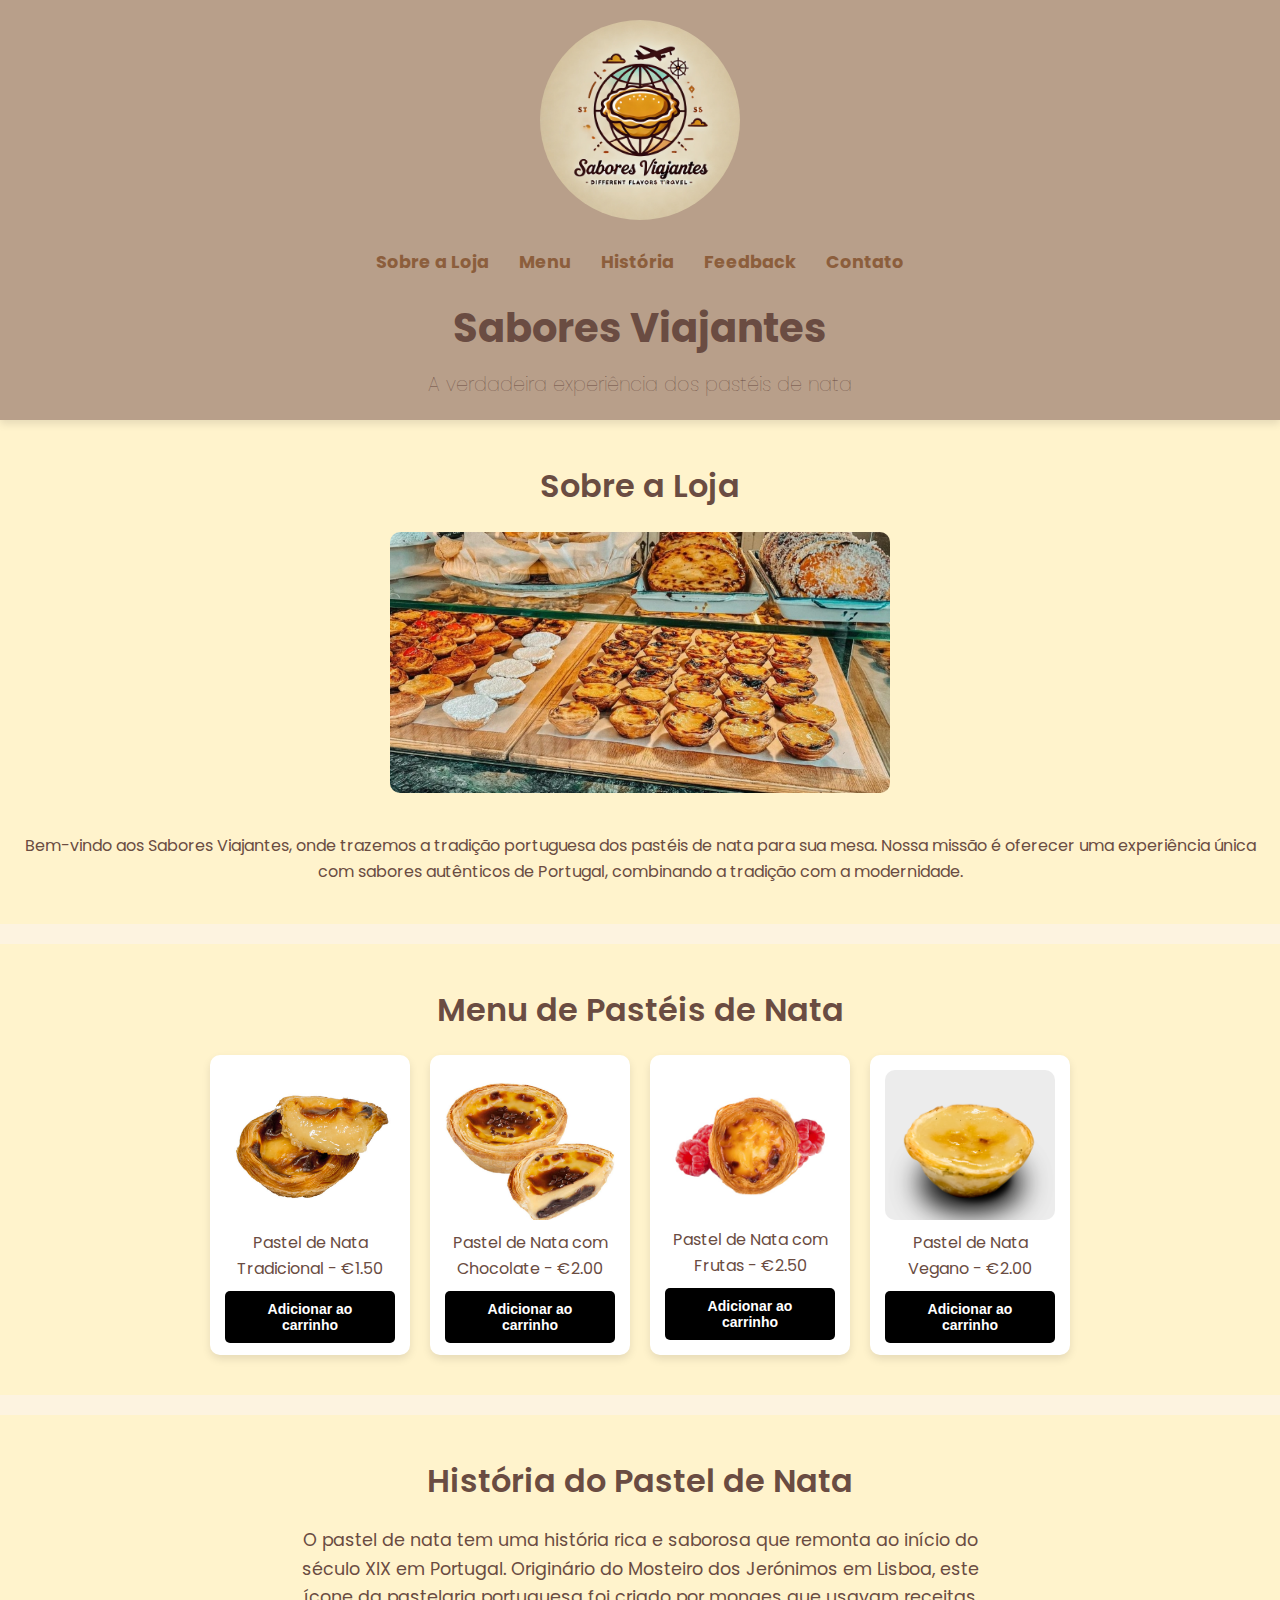
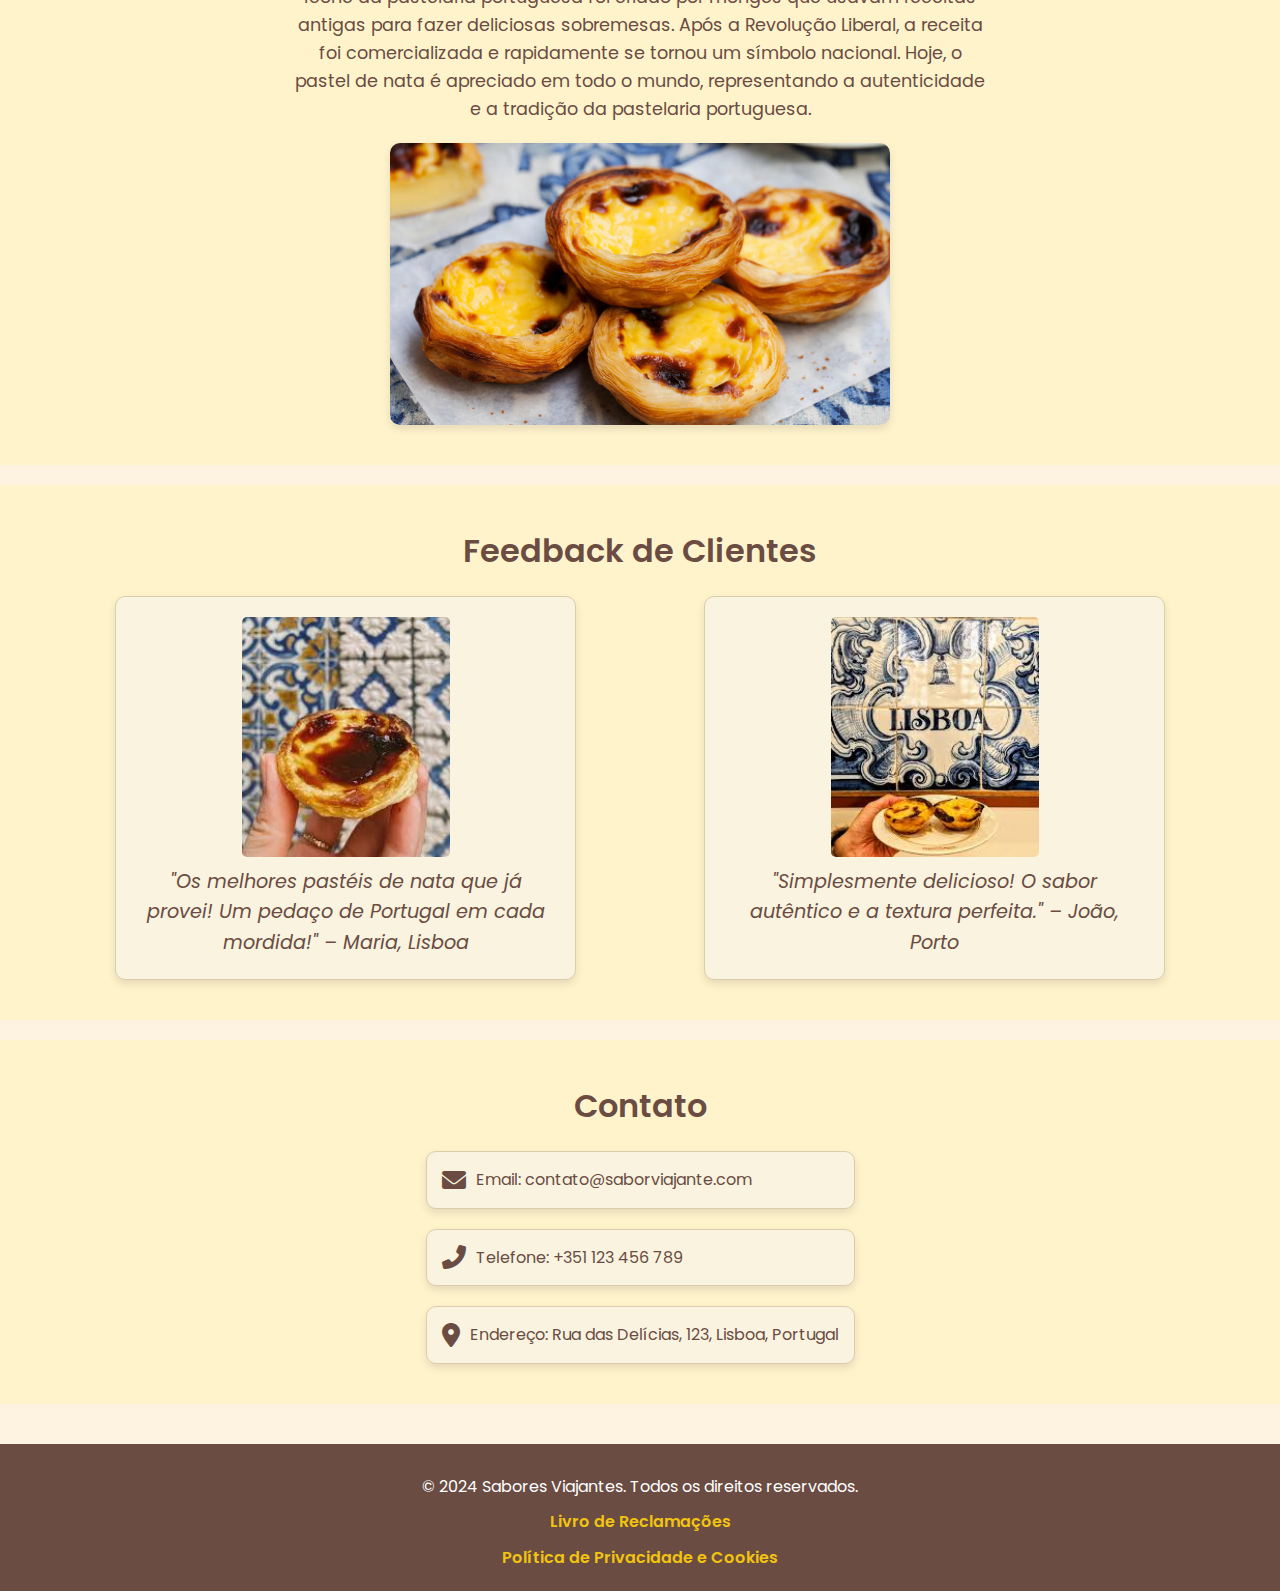
<file: index.html>
<!DOCTYPE html>
<html lang="pt">
<head>
    <meta charset="UTF-8">
    <meta name="viewport" content="width=device-width, initial-scale=1.0">
    <title>Sabores Viajantes - Pastéis de Nata</title>
    <link rel="stylesheet" href="style.css">
    <link rel="stylesheet" href="https://fonts.googleapis.com/css2?family=Poppins:wght@400;600&display=swap">
    <link rel="stylesheet" href="https://cdnjs.cloudflare.com/ajax/libs/font-awesome/6.0.0-beta3/css/all.min.css">
    <link rel="icon" href="empada.png" type="image/png">
</head>

<body>
    <!-- Logo no topo -->
    <header>
        <div class="header-content">
            <!-- Logo no topo -->
            <div class="logo">
                <img src="logo-sabor-viajante.png" alt="Logo Sabor Viajante">
            </div>
            <!-- Navegação -->
            <nav>
                <ul>
                    <li><a href="#sobre">Sobre a Loja</a></li>
                    <li><a href="#menu">Menu</a></li>
                    <li><a href="#historia">História</a></li>
                    <li><a href="#feedback">Feedback</a></li>
                    <li><a href="#contato">Contato</a></li>
                </ul>
            </nav>

            <!-- Seção do Carrinho -->
            <section id="carrinho" style="display: none;"> <!-- Ocultando a seção inicialmente -->
                <!-- Ícone do Carrinho -->
                <div class="cart">
                    <a href="#carrinho"><i class="fas fa-shopping-cart"></i> <span id="cart-count">0</span></a>
                </div>

                <h2>Carrinho de Compras</h2>
                <div id="cart-items"></div>
                <div id="cart-total"></div>

                <!-- Botão de Finalizar Compra -->
                <button id="finalizar-compra" class="checkout-btn" style="display: none;" onclick="finalizarCompra()">Finalizar Compra</button>
            </section>

            <!-- Slogan -->
            <div class="slogan">
                <h1>Sabores Viajantes</h1>
                <p>A verdadeira experiência dos pastéis de nata</p>
            </div>
        </div>
    </header>

    <!-- Seção Sobre a Loja com Imagem -->
    <section id="sobre">
        <h2>Sobre a Loja</h2>
        <div class="content">
            <img src="imagem-sobre-loja.jpg" alt="Imagem sobre a loja" class="image-section">
            <p>Bem-vindo aos Sabores Viajantes, onde trazemos a tradição portuguesa dos pastéis de nata para sua mesa. Nossa missão é oferecer uma experiência única com sabores autênticos de Portugal, combinando a tradição com a modernidade.</p>
        </div>
    </section>

    <!-- Seção Menu com Imagem -->
    <section id="menu">
        <h2>Menu de Pastéis de Nata</h2>
        <div class="content">
            <div class="menu-item">
                <img src="imagem-tradicional.jpg" alt="Pastel de Nata Tradicional" class="menu-image">
                <p>Pastel de Nata Tradicional - €1.50</p>
                <button class="add-to-cart-btn" onclick="adicionarAoCarrinho('Pastel de Nata Tradicional')">Adicionar ao carrinho</button>
            </div>
            <div class="menu-item">
                <img src="imagem-chocolate.jpg" alt="Pastel de Nata com Chocolate" class="menu-image">
                <p>Pastel de Nata com Chocolate - €2.00</p>
                <button class="add-to-cart-btn" onclick="adicionarAoCarrinho('Pastel de Nata com Chocolate')">Adicionar ao carrinho</button>
            </div>
            <div class="menu-item">
                <img src="imagem-frutas.jpg" alt="Pastel de Nata com Frutas" class="menu-image">
                <p>Pastel de Nata com Frutas - €2.50</p>
                <button class="add-to-cart-btn" onclick="adicionarAoCarrinho('Pastel de Nata com Frutas')">Adicionar ao carrinho</button>
            </div>
            <div class="menu-item">
                <img src="imagem-vegano.png" alt="Pastel de Nata Vegano" class="menu-image">
                <p>Pastel de Nata Vegano - €2.00</p>
                <button class="add-to-cart-btn" onclick="adicionarAoCarrinho('Pastel de Nata Vegano')">Adicionar ao carrinho</button>
            </div>
        </div>
    </section>

    <!-- Seção História com Imagem -->
    <section id="historia">
        <h2>História do Pastel de Nata</h2>
        <div class="content">
            <div class="history-container">
                <div class="history-text">
                    <p>O pastel de nata tem uma história rica e saborosa que remonta ao início do século XIX em Portugal. Originário do Mosteiro dos Jerónimos em Lisboa, este ícone da pastelaria portuguesa foi criado por monges que usavam receitas antigas para fazer deliciosas sobremesas. Após a Revolução Liberal, a receita foi comercializada e rapidamente se tornou um símbolo nacional. Hoje, o pastel de nata é apreciado em todo o mundo, representando a autenticidade e a tradição da pastelaria portuguesa.</p>
                </div>
                <div class="history-image">
                    <img src="imagem-historia.jpg" alt="História do pastel de nata">
                </div>
            </div>
        </div>
    </section>

    <!-- Seção Feedback com Imagem -->
    <section id="feedback">
        <h2>Feedback de Clientes</h2>
        <div class="content">
            <div class="feedback-grid">
                <div class="feedback-item">
                    <img src="imagem-feedback1.jpg" alt="Feedback de cliente 1" class="feedback-image">
                    <blockquote>"Os melhores pastéis de nata que já provei! Um pedaço de Portugal em cada mordida!" – Maria, Lisboa</blockquote>
                </div>
                <div class="feedback-item">
                    <img src="imagem-feedback2.jpg" alt="Feedback de cliente 2" class="feedback-image">
                    <blockquote>"Simplesmente delicioso! O sabor autêntico e a textura perfeita." – João, Porto</blockquote>
                </div>
            </div>
        </div>
    </section>

    <section id="contato">
        <h2>Contato</h2>
        <div class="content">
            <div class="contact-info">
                <div class="contact-item">
                    <i class="fas fa-envelope"></i>
                    <p>Email: <a href="mailto:contato@saborviajante.com">contato@saborviajante.com</a></p>
                </div>
                <div class="contact-item">
                    <i class="fas fa-phone-alt"></i>
                    <p>Telefone: +351 123 456 789</p>
                </div>
                <div class="contact-item">
                    <i class="fas fa-map-marker-alt"></i>
                    <p>Endereço: <a href="https://www.google.com/maps/search/?api=1&query=Rua+das+Delícias,+123,+Lisboa,+Portugal" target="_blank">Rua das Delícias, 123, Lisboa, Portugal</a></p>
                </div>
            </div>
        </div>
    </section>

    <!-- Rodapé -->
<footer>
    <div class="footer-content">
        <p>&copy; 2024 Sabores Viajantes. Todos os direitos reservados.</p>
        <p>
            <a href="https://www.livroreclamacoes.pt/Inicio/" target="_blank" class="reclamacoes-link">Livro de Reclamações</a>
        </p>
            <a href="Politica-Privacidade-Cookies.pdf" download class="politica-link">Política de Privacidade e Cookies</a>
    </div>
</footer>


    <script>
        let carrinho = [];
        let precoPorProduto = {
            'Pastel de Nata Tradicional': 1.50,
            'Pastel de Nata com Chocolate': 2.00,
            'Pastel de Nata com Frutas': 2.50,
            'Pastel de Nata Vegano': 2.00
        };

        // Função para adicionar ao carrinho
        function adicionarAoCarrinho(produto) {
            carrinho.push(produto);
            document.getElementById('cart-count').innerText = carrinho.length;
            mostrarCarrinho();
        }

        // Função para remover um item do carrinho
        function removerDoCarrinho(index) {
            carrinho.splice(index, 1);  // Remove o item com base no índice
            document.getElementById('cart-count').innerText = carrinho.length;
            mostrarCarrinho();
        }

        // Função para exibir o carrinho
        function mostrarCarrinho() {
            const cartItemsDiv = document.getElementById('cart-items');
            const cartSection = document.getElementById('carrinho'); // Seção do carrinho
            cartItemsDiv.innerHTML = '';
            let total = 0;

            // Exibe os itens do carrinho
            carrinho.forEach((item, index) => {
                const itemElement = document.createElement('div');
                itemElement.classList.add('cart-item');  // Adiciona uma classe para o estilo

                // Informações do item
                const itemInfo = document.createElement('span');  // Usar 'span' para exibir na mesma linha
                itemInfo.innerText = (index + 1) + '. ' + item + ' - €' + precoPorProduto[item].toFixed(2);
                itemElement.appendChild(itemInfo);

                // Botão de remover
                const removerBtn = document.createElement('button');
                removerBtn.innerText = 'Remover';
                removerBtn.classList.add('remove-btn');
                removerBtn.onclick = () => removerDoCarrinho(index);
                itemElement.appendChild(removerBtn);

                cartItemsDiv.appendChild(itemElement);
                total += precoPorProduto[item];
            });

            // Atualiza o total do carrinho
            const cartTotalDiv = document.getElementById('cart-total');
            cartTotalDiv.innerText = 'Total: €' + total.toFixed(2);

            // Mostra ou oculta a seção do carrinho com base na quantidade de itens
            cartSection.style.display = carrinho.length > 0 ? 'block' : 'none';

            // Mostra o botão de finalizar compra se houver itens no carrinho
            const finalizarBtn = document.getElementById('finalizar-compra');
            finalizarBtn.style.display = carrinho.length > 0 ? 'block' : 'none';
        }

        function finalizarCompra() {
            // Redireciona para a página de pagamento
            window.location.href = 'paymentPage.html';
        }
    </script>
</body>
</html>
</file>
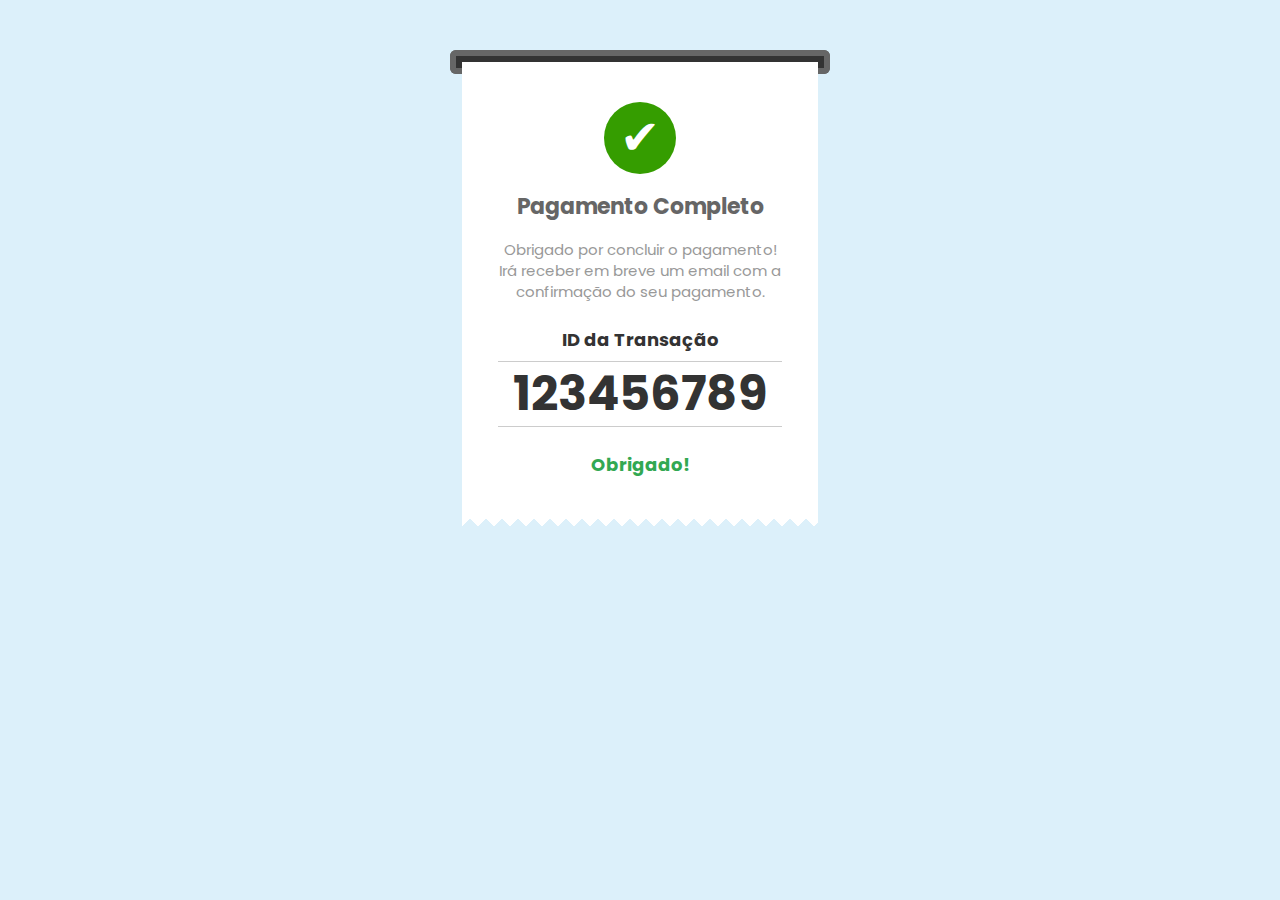
<file: successPage.html>
<!DOCTYPE html>
<html lang="pt-PT">

<head>
    <meta charset="UTF-8">
    <link rel="icon" href="images/dollar.png" type="image/png" sizes="16x16">
    <title>Pagamento Completo</title>
    <link href="https://fonts.googleapis.com/css2?family=Poppins:wght@500&display=swap" rel="stylesheet">
    <style>
        body {
            background: #dcf0fa;
            margin: 0;
            padding: 0;
            font-family: 'Poppins', sans-serif;
        }

        .container {
            max-width: 380px;
            margin: 50px auto;
            overflow: hidden;
        }

        .printer-top,
        .printer-bottom {
            z-index: 1;
            border: 6px solid #666666;
            height: 6px;
            background: #333333;
        }

        .printer-top {
            border-bottom: 0;
            border-radius: 6px 6px 0 0;
        }

        .printer-bottom {
            border-top: 0;
            border-radius: 0 0 6px 6px;
        }

        .paper-container {
            position: relative;
            overflow: hidden;
            height: 467px;
        }

        .paper {
            background: #ffffff;
            height: 447px;
            position: absolute;
            z-index: 2;
            margin: 0 12px;
            margin-top: -12px;
            animation: print 5000ms cubic-bezier(0.68, -0.55, 0.265, 0.9) infinite;
        }

        .main-contents {
            margin: 0 12px;
            padding: 24px;
        }

        /* Borda Serrilhada do Papel */
        .jagged-edge {
            position: relative;
            height: 20px;
            width: 100%;
            margin-top: -1px;
        }

        .jagged-edge:after {
            content: "";
            display: block;
            position: absolute;
            left: 0;
            right: 0;
            height: 20px;
            background: linear-gradient(45deg,
                transparent 33.333%,
                #ffffff 33.333%,
                #ffffff 66.667%,
                transparent 66.667%),
                linear-gradient(-45deg,
                transparent 33.333%,
                #ffffff 33.333%,
                #ffffff 66.667%,
                transparent 66.667%);
            background-size: 16px 40px;
            background-position: 0 -20px;
        }

        .success-icon {
            text-align: center;
            font-size: 48px;
            height: 72px;
            background: #359d00;
            border-radius: 50%;
            width: 72px;
            margin: 16px auto;
            color: #fff;
        }

        .success-title {
            font-size: 22px;
            text-align: center;
            color: #666;
            font-weight: bold;
            margin-bottom: 16px;
        }

        .success-description {
            font-size: 15px;
            line-height: 21px;
            color: #999;
            text-align: center;
            margin-bottom: 24px;
        }

        .order-details {
            text-align: center;
            color: #333;
            font-weight: bold;
        }

        .order-number-label {
            font-size: 18px;
            margin-bottom: 8px;
        }

        .order-number {
            border-top: 1px solid #ccc;
            border-bottom: 1px solid #ccc;
            line-height: 48px;
            font-size: 48px;
            padding: 8px 0;
            margin-bottom: 24px;
        }

        .complement {
            font-size: 18px;
            margin-bottom: 8px;
            color: #32a852;
        }

        @keyframes print {
            0% {
                transform: translateY(-90%);
            }

            100% {
                transform: translateY(0%);
            }
        }

        @media (max-width: 480px) {
            .container {
                width: 90%;
                margin: 20px auto;
            }

            .success-icon {
                font-size: 36px;
                width: 48px;
                height: 48px;
            }

            .success-title {
                font-size: 20px;
            }

            .success-description,
            .order-number-label,
            .order-number,
            .complement {
                font-size: 14px;
            }

            .order-number {
                font-size: 32px;
            }
        }

        @media (max-width: 320px) {
            .success-title {
                font-size: 18px;
            }

            .success-description,
            .order-number-label,
            .order-number,
            .complement {
                font-size: 12px;
            }

            .order-number {
                font-size: 28px;
            }
        }
    </style>
</head>

<body>
    <div class="container">
        <div class="printer-top"></div>

        <div class="paper-container">
            <div class="printer-bottom"></div>

            <div class="paper">
                <div class="main-contents">
                    <div class="success-icon">&#10004;</div>
                    <div class="success-title">
                        Pagamento Completo
                    </div>
                    <div class="success-description">
                        Obrigado por concluir o pagamento! Irá receber em breve um email com a confirmação do seu pagamento.
                    </div>
                    <div class="order-details">
                        <div class="order-number-label">ID da Transação</div>
                        <div class="order-number">123456789</div>
                        <div class="complement">Obrigado!</div>
                    </div>
                </div>
                <div class="jagged-edge"></div>
            </div>
        </div>
    </div>
</body>

</html>
</file>
<file: style.css>
/* Regras gerais */
* {
  margin: 0;
  padding: 0;
  box-sizing: border-box;
}

body {
  font-family: 'Poppins', sans-serif;
  line-height: 1.6;
  background-color: #fdf3e0; /* Fundo suave e acolhedor */
  color: #6a4c42; /* Marrom suave para o texto */
}

header {
  background-color: #b89f8a; /* Amarelo dourado suave */
  color: #6a4c42; /* Marrom suave para o texto */
  padding: 20px 0;
  text-align: center;
  position: relative;
  box-shadow: 0 4px 8px rgba(0, 0, 0, 0.1); /* Sombra suave */
}

.header-content {
  max-width: 1200px;
  margin: 0 auto;
  padding: 0 20px;
}

.logo img {
  width: 200px; /* Tamanho ajustado do logo */
  height: 200px; /* Altura igual à largura para garantir que a imagem seja um círculo */
  border-radius: 50%; /* Arredondar a imagem para formar um círculo */
  object-fit: cover; /* Mantém a proporção da imagem dentro do círculo sem distorção */
}

nav ul {
  display: flex;
  justify-content: center;
  list-style: none;
  padding: 0;
  margin: 20px 0;
  position: relative; /* Adiciona a posição relativa para que o ::after seja posicionado corretamente */
}

nav ul li {
  margin: 0 15px;
  position: relative; /* Adiciona a posição relativa para que o ::after seja posicionado corretamente */
}

nav ul li a {
  text-decoration: none;
  color: #8c5e3c; /* Marrom claro */
  font-weight: bold;
  font-size: 1.1rem;
  position: relative;
}

nav ul li a::after {
  content: "";
  display: block;
  height: 3px;
  background: #6a4c42; /* Cor da linha de destaque */
  width: 0;
  transition: width 0.3s;
  position: absolute;
  bottom: -5px;
  left: 0;
}

nav ul li a:hover::after {
  width: 100%;
}

.slogan h1 {
  font-size: 2.5rem; /* Tamanho maior para o título */
  margin: 10px 0;
}

.slogan p {
  font-size: 1.2rem;
  font-weight: lighter;
  margin: 0;
}

section {
  padding: 40px 20px;
  text-align: center;
}

.content {
  display: flex;
  flex-direction: column;
  align-items: center;
  justify-content: center;
}

.image-section {
  width: 100%;
  max-width: 500px;
  margin-bottom: 20px;
  border-radius: 10px;
}

#sobre, #menu, #historia, #feedback, #contato {
  background-color: #fff3cc;
  margin-bottom: 20px;
}

h2 {
  font-size: 2rem;
  margin-bottom: 20px;
  font-weight: 600; /* Negrito */
}

blockquote {
  font-size: 1.2rem;
  font-style: italic;
  margin: 20px;
  color: #6a4c42;
}

/* Estilo do Rodapé */
footer {
  background-color: #6a4c42; /* Marrom suave */
  color: #FFFFFF; /* Cor do texto branca para contraste */
  text-align: center;
  padding: 20px;
  margin-top: 40px;
  font-family: 'Poppins', sans-serif;
}

.footer-content {
  max-width: 1200px;
  margin: 0 auto;
}

footer p {
  margin: 10px 0;
}

footer a {
  color: #F1C40F; /* Cor do link em amarelo/dourado */
  text-decoration: none;
  font-weight: 600;
}

footer a:hover {
  color: #E67E22; /* Cor laranja ao passar o mouse */
  text-decoration: underline;
}

.feedback-grid {
  display: grid;
  grid-template-columns: repeat(auto-fill, minmax(300px, 1fr)); /* Ajusta o número de colunas dependendo do tamanho disponível */
  gap: 8rem; /* Espaço entre os quadrados */
}

.feedback-item {
  background-color: #f9f3e0; /* Cor de fundo suave para os blocos */
  border: 1px solid #dbcdac; /* Borda sutil */
  border-radius: 10px; /* Bordas arredondadas */
  padding: 20px;
  box-shadow: 0 4px 8px rgba(0, 0, 0, 0.1); /* Sombra suave */
  display: flex;
  flex-direction: column;
  align-items: center;
  text-align: center;
}

.feedback-image {
  width: 13rem; /* Largura específica para as imagens dos feedbacks */
  height: 15rem; /* Altura específica para as imagens dos feedbacks */
  object-fit: cover; /* Mantém a proporção da imagem sem distorcer */
  border-radius: 5px; /* Arredonda um pouco as bordas da imagem */
  margin-bottom: 10px; /* Espaço abaixo da imagem */
}

.feedback-item blockquote {
  font-size: 1.2rem;
  font-style: italic;
  color: #6a4c42;
  margin: 0;
}

#contato {
  background-color: #fff3cc; /* Cor de fundo suave para a seção de contato */
  padding: 40px 20px;
  text-align: center;
}

.contact-info {
  display: flex;
  flex-direction: column;
  gap: 20px; /* Espaço entre os itens de contato */
  align-items: center;
}

.contact-item {
  display: flex;
  align-items: center;
  gap: 10px; /* Espaço entre o ícone e o texto */
  background-color: #f9f3e0; /* Cor de fundo suave para os itens de contato */
  border: 1px solid #dbcdac; /* Borda sutil */
  border-radius: 10px; /* Bordas arredondadas */
  padding: 15px;
  box-shadow: 0 4px 8px rgba(0, 0, 0, 0.1); /* Sombra suave */
  width: 100%;
  max-width: 500px; /* Largura máxima dos itens */
  text-align: left; /* Alinha o texto à esquerda */
}

.contact-item i {
  font-size: 24px; /* Tamanho dos ícones */
  color: #6a4c42; /* Cor dos ícones */
}

.contact-item p {
  margin: 0;
  font-size: 1rem;
  color: #6a4c42; /* Cor do texto */
}

.contact-item a {
  color: #6a4c42;
  text-decoration: none;
}

.contact-item a:hover {
  text-decoration: underline; /* Sublinha o link ao passar o mouse */
}

#historia {
  background-color: #fff3cc; /* Cor de fundo suave */
  padding: 40px 20px;
  text-align: center;
}

.history-container {
  display: flex;
  flex-direction: column;
  align-items: center;
  gap: 20px; /* Espaço entre texto e imagem */
}

.history-text {
  max-width: 700px; /* Largura máxima para o texto */
  font-size: 1.1rem; /* Tamanho da fonte para o texto */
  line-height: 1.6; /* Altura da linha para melhorar a legibilidade */
  color: #6a4c42; /* Cor do texto */
}

.history-text p {
  margin: 0;
}

.history-image {
  max-width: 100%;
  width: 100%;
  display: flex;
  justify-content: center; /* Centraliza a imagem horizontalmente */
}

.history-image img {
  width: 100%; /* Faz a imagem ocupar a largura do contêiner */
  max-width: 500px; /* Largura máxima da imagem */
  height: auto; /* Mantém a proporção da imagem */
  border-radius: 10px; /* Bordas arredondadas */
  box-shadow: 0 4px 8px rgba(0, 0, 0, 0.1); /* Sombra suave */
}

#menu {
  background-color: #fff3cc; /* Cor de fundo suave */
  padding: 40px 20px;
  text-align: center;
}
.content {
  display: flex;
  flex-direction: row;
  flex-wrap: wrap;
  justify-content: center;
  gap: 20px; /* Espaço entre os itens */
}

.menu-item {
  background-color: #fff; /* Fundo branco para destacar as imagens e texto */
  border-radius: 10px; /* Bordas arredondadas */
  box-shadow: 0 4px 8px rgba(0, 0, 0, 0.1); /* Sombra suave */
  padding: 15px;
  text-align: center;
  width: 200px; /* Largura fixa dos itens */
  height: 300px; /* Altura fixa para garantir tamanho consistente */
  display: flex;
  flex-direction: column;
  justify-content: space-between; /* Espaça o conteúdo de forma uniforme */
  box-sizing: border-box; /* Inclui padding e borda na largura e altura total */
}

.menu-item img {
  width: 100%; /* Imagem ocupa a largura total do contêiner */
  height: 150px; /* Altura fixa para garantir uniformidade */
  object-fit: cover; /* Ajusta a imagem para cobrir o contêiner sem distorcer */
  border-radius: 10px; /* Bordas arredondadas */
  margin-bottom: 10px; /* Espaço abaixo da imagem */
}

.menu-item h3 {
  font-size: 1.2rem; /* Tamanho da fonte para os títulos dos itens do menu */
  margin-top: 10px;
}

.menu-item p {
  font-size: 1rem; /* Tamanho da fonte para a descrição dos itens do menu */
  color: #6a4c42; /* Cor do texto */
}
/* Consultas de mídia para responsividade */

/* Em telas pequenas (smartphones) */
@media (max-width: 600px) {
  nav ul {
    flex-direction: column;
    align-items: center;
    padding: 0;
  }

  nav ul li a {
    text-decoration: none;
    color: #8c5e3c; /* Cor da fonte do menu */
    font-weight: bold;
    font-size: 1.1rem;
    position: relative;
  }

  nav ul li a::after {
    content: "";
    display: block;
    height: 5px;
    background: #6a4c42; /* Cor da linha de destaque igual à cor do texto */
    width: 0;
    transition: width 0.3s;
    position: absolute;
    bottom: -5px;
    left: 0;
  }

  nav ul li a:hover::after {
    width: 100%;
  }

  .feedback-grid {
    grid-template-columns: 1fr; /* Uma coluna */
    gap: 20px; /* Espaço menor entre os itens */
  }

  .menu-item {
    width: 100%; /* Itens do menu ocupam toda a largura disponível */
    height: auto; /* Ajusta a altura automaticamente */
    display: flex;
    flex-direction: column;
    justify-content: space-between; /* Espaça o conteúdo de forma uniforme */
  }

  .menu-item img {
    height: auto; /* Remove a altura fixa para evitar cortes */
    max-height: 150px; /* Define uma altura máxima para a imagem */
    object-fit: cover; /* Ajusta a imagem para cobrir o contêiner sem distorcer */
    margin-bottom: 10px; /* Espaço abaixo da imagem */
  }

  .history-container {
    flex-direction: column;
    align-items: center;
  }
  
  .contact-item {
    width: 100%; /* Itens de contato ocupam toda a largura disponível */
  }
}

/* Estilos para o carrinho de compras */
#carrinho {
  background-color: #f1f1f1;
  padding: 20px;
  margin: 20px;
  border-radius: 8px;
}

#carrinho h2 {
  text-align: center;
  font-size: 24px;
  margin-bottom: 20px;
}

#cart-items p {
  font-size: 18px;
  padding: 10px;
  border-bottom: 1px solid #ddd;
}

#cart-total {
  text-align: center;
  font-size: 20px;
  font-weight: 600;
  padding: 10px;
  margin-top: 20px;
  background-color: #e0e0e0;
  border-radius: 8px;
}

/* Estilo geral para o ícone do carrinho */
.cart {
  position: relative;
  display: inline-block;
  font-size: 24px;  /* Tamanho do ícone */
  margin-right: 20px;
  cursor: pointer;
}

.cart a {
  text-decoration: none;
  color: #333;  /* Cor do ícone */
  transition: color 0.3s ease;
}

.cart a:hover {
  color: #6a4c42; /* Cor do ícone quando o mouse passa por cima */
}

.cart i {
  font-size: 28px;  /* Tamanho maior do ícone */
}

.cart #cart-count {
  position: absolute;
  color: black;  /* Cor do número */
  font-size: 14px;
  font-weight: bold;
  padding: 2px 6px;
  border-radius: 50%;
  border: 2px solid #6a4c42;  /* Borda ao redor do número para destacar */
  transition: background-color 0.3s ease;
}

/* Estilos para o botão "Adicionar ao carrinho" */
.cart-item {
  display: flex;            
  justify-content: center;  
  align-items: center;     
  margin-bottom: 10px;     
}

.add-to-cart-btn {
  display: inline-block;
  background-color: black;  /* Cor de fundo */
  color: white;  /* Cor do texto */
  border: none;
  padding: 10px 20px;
  font-size: 14px;
  font-weight: 600;
  border-radius: 5px;
  cursor: pointer;
  transition: background-color 0.3s ease, transform 0.2s ease;
  margin-top: 10px;
}

.add-to-cart-btn:hover {
  background-color: #6a4c42;  /* Cor de fundo ao passar o mouse */
  transform: scale(1.05);  /* Efeito de aumentar levemente ao passar o mouse */
}

.add-to-cart-btn:active {
  background-color: #ff6347;  /* Cor do botão quando pressionado */
  transform: scale(1);  /* Retorno ao tamanho original ao clicar */
}

/* Estilos para o botão de remover do carrinho */
.remove-btn {
  background-color: #ff4d4d; /* Cor de fundo */
  color: white;  /* Cor do texto */
  border: none;
  padding: 5px 10px;
  font-size: 14px;
  border-radius: 3px;
  cursor: pointer;
  margin-left: 10px;
  transition: background-color 0.3s ease;
}

.remove-btn:hover {
  background-color: #ff1a1a; /* Cor de fundo ao passar o mouse */
}

/* Estilo do botão de Finalizar Compra */
.checkout-btn {
  background-color: #28a745;
  color: white;
  border: none;
  padding: 10px 20px;
  font-size: 16px;
  border-radius: 5px;
  cursor: pointer;
  margin-top: 20px;
  transition: background-color 0.3s ease;
}

.checkout-btn:hover {
  background-color: #218838;
}
</file>
